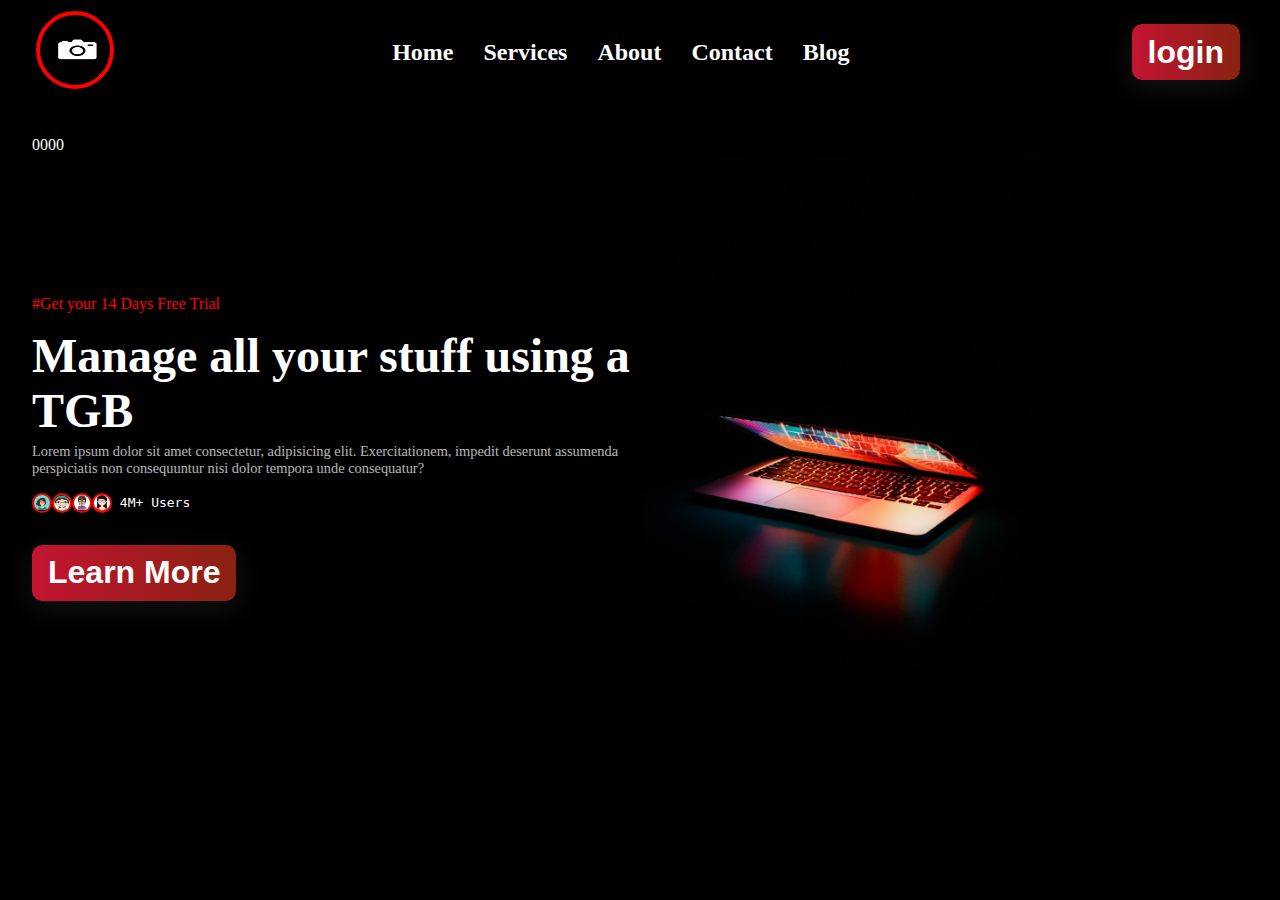
<file: index.html>
<!DOCTYPE html>
<html lang="en">
  <head>
    <meta charset="UTF-8">
    <meta name="viewport" content="width=device-width, initial-scale=1.0">
    <meta http-equiv="X-UA-Compatible" content="ie=edge">
    <title>Project1</title>
    <link rel="stylesheet" href="indexStyle.css">
  <style>
   
  </style>
  </head>
</html>
<header>
    <nav>
        <div class="logo">
            <img src="resources/cameralogo.jpg">
        </div>
        <div class ="items">
            <a href ="#"class="active">Home</a>
            <a href ="#">Services</a>
            <a href ="#">About</a>
            <a href ="#">Contact</a>
            <a href ="#">Blog</a>
        </div>
        <div class ="other">
            <button>login</button>
        </div>
    </nav>
</header>
<section id="services" class="section-group">
    <div class ="container"> 0000
        <div class="row">
            <div class="info">
            <p class="short-info">#Get your 14 Days Free Trial</p>
            <h2 class ="hero-heading">Manage all your stuff using a TGB</h2>
            <p class="hero-sub-heading">Lorem ipsum dolor sit amet consectetur, adipisicing elit. Exercitationem, impedit deserunt assumenda perspiciatis non consequuntur nisi dolor tempora unde consequatur?</p>
            <div class="users">
                <img src="resources/photo1.jfif" class="img-fluid user">
                <img src="resources/photo2.jfif"  class="img-fluid user">
                <img src="resources/photo3.png"  class="img-fluid user">
                <img src="resources/photo4.png"  class="img-fluid user">
                <pre> 4M+ Users</pre>
            </div>
            <button class="learn-more">Learn More</button>
        </div>
        <div class ="hero-image">
            <img src="resources/heroimg2.jpg" class="image-fluid">
    
        </div>
    </div>
   
    </div>
</section>
</file>
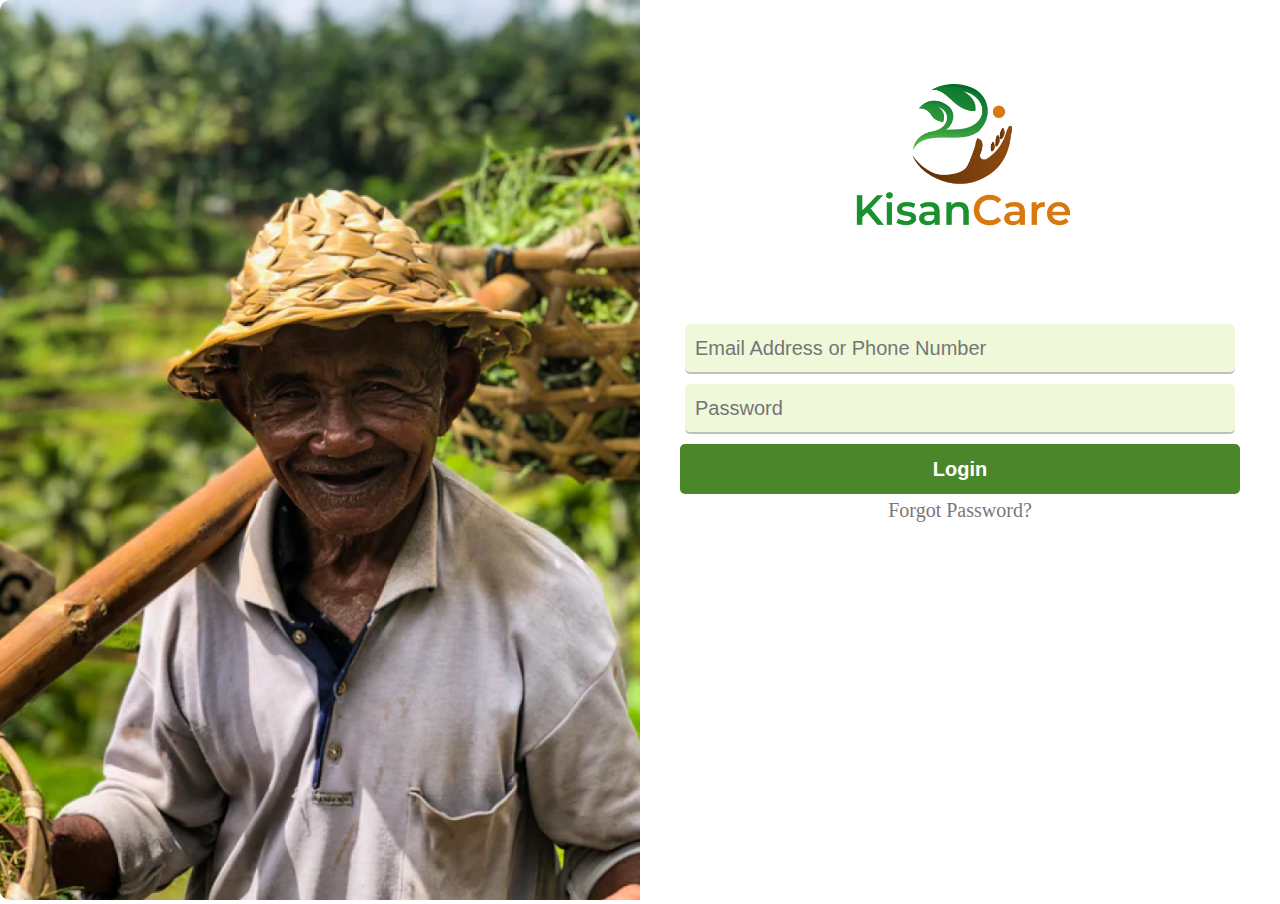
<file: Agricultureform.html>
<!DOCTYPE html>
<html lang="en">
<head>
    <meta charset="UTF-8">
    <meta http-equiv="X-UA-Compatible" content="IE=edge">
    <meta name="viewport" content="width=device-width, initial-scale=1.0">
 <link rel="stylesheet" href="agricultureformstyle.css">
    <title>cowform</title>
</head>
<body>
    <div class="container">
        <div class="left-side">
            <img src="resources/kisanheroimg.png">
        </div>
        <div class="right-side">
            <div class="logo">
                <img src="resources/kisanlogo.png">
            </div>
       <form>
                <input type="text" class="email" placeholder="Email Address or Phone Number">
                <input type="password" class="password" placeholder="Password">
                <button class="loginbutn">Login</button>
            </form>
            <a href="#" class="forgot-password">Forgot Password?</a>
        </div>
    </div>
</body>
</html>
</file>
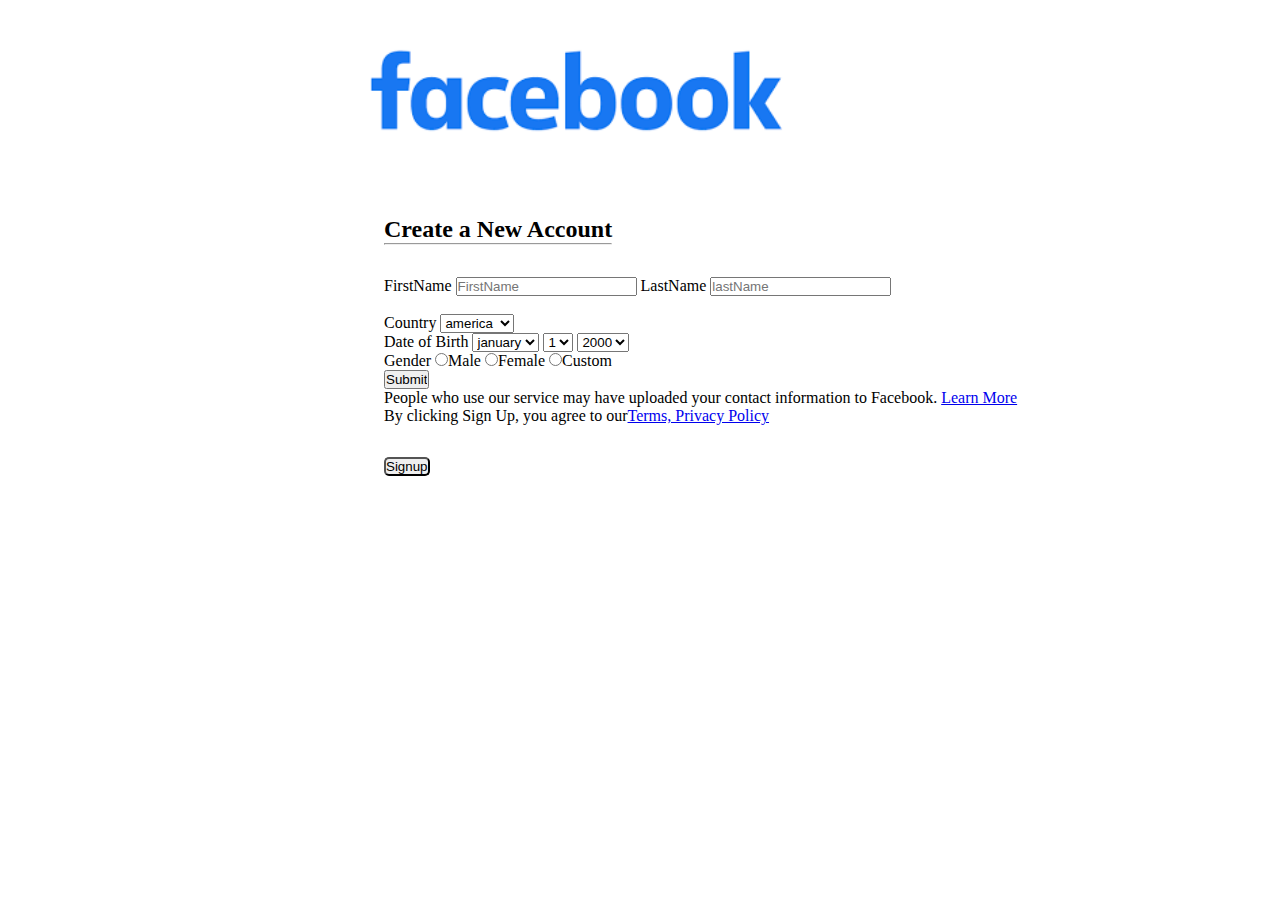
<file: facebookreg.html>
<!DOCTYPE html>
<html lang="en">
<head>
    <meta charset="UTF-8">
    <meta http-equiv="X-UA-Compatible" content="IE=edge">
    <meta name="viewport" content="width=device-width, initial-scale=1.0">
    <title>Facebook Registration</title>
    <link rel="stylesheet" href="facebookregstyle.css">
</head>

<body>
    <div class="body">
<header>
    <nav>
        <div class="logo">
            <img src="resources/facebooklogo.png">
        </div>
        <div class="items">
            <h2 class="hero-heading">Create a New Account<br><hr></h2>
            
        </div>
    </nav>
</header>

    <div class="container">
        <form>
            <label for="firstname">FirstName</label>
            <input type="text" class="firstname" placeholder="FirstName">
            <label for="Lastname">LastName</label>
            <input type="text" class="lastname" placeholder="lastName"><br><br>
            <label for="country">Country</label>
            <select id="country" name="Country">
                <option value="america">america</option>
                <option value="brazil">brazil</option>
                <option value="canada">canada</option>
                <option value="denmark">denmark</option>
                <option value="egypt">egypt</option>
                <option value="france">France</option>
                <option value="georgia">georgia</option>
                <option value="holand">holand</option>
                <option value="india">india</option>
                <option value="japan">japan</option>
                <option value="lebanon">lebanon</option>
                 <option value="malta">malta</option>
                 <option value="nepal">nepal</option>
                 <option value="oman">oman</option>
                 <option value="peru">peru</option>
                 <option value="qatar">qatar</option>
            </select>
            
            <div class="dateofnirth">
            <label for="dateofbirth">Date of Birth</label>
            <select id="month" name="dateofbirth">
                <option value="january">january</option>
                <option value="febuary">febuary</option>
                <option value="march">march</option>
                <option value="april">april</option>
                <option value="may">may</option>
                </select>
                <select id="day" name="dateofbirth">
                <option value="1">1</option>
                <option value="2">2</option>
                <option value="3">3</option>
                <option value="4">4</option>
                <option value="5">5</option>
                </select>
                <select id="year" name="dateofbirth">
                    <option value="2000">2000</option>
                    <option value="2001">2001</option>
                    <option value="2002">2002</option>
                    <option value="2003">2003</option>
                    <option value="2004">2004</option>
                    </select>
                <div class="gender">
                    <label for="gender">Gender</label>
                <input type="radio" class="gender" value="male">Male <input type="radio" class="gender" 
                value="female">Female <input type="radio" class="gender" value="custom">Custom
                </div>
            <input type="submit" class="submit" placeholder="Submit">
        </form>
    </div>
    <div class="discription">
        <p>People who use our service may have uploaded your contact information to Facebook.
            <a href="learn-more">Learn More</a>
        </p>
        <p>By clicking Sign Up, you agree to our<a href="Terms-Privacy-Policy">Terms, Privacy Policy</a></p>
    </div>
    <div class="signup">
        <button class="signup">Signup</button>
    </div>
    <div class="already-have">
        <a href="#"Already have an Account></a>
    </div>
</div>
</body>

</html>
</file>
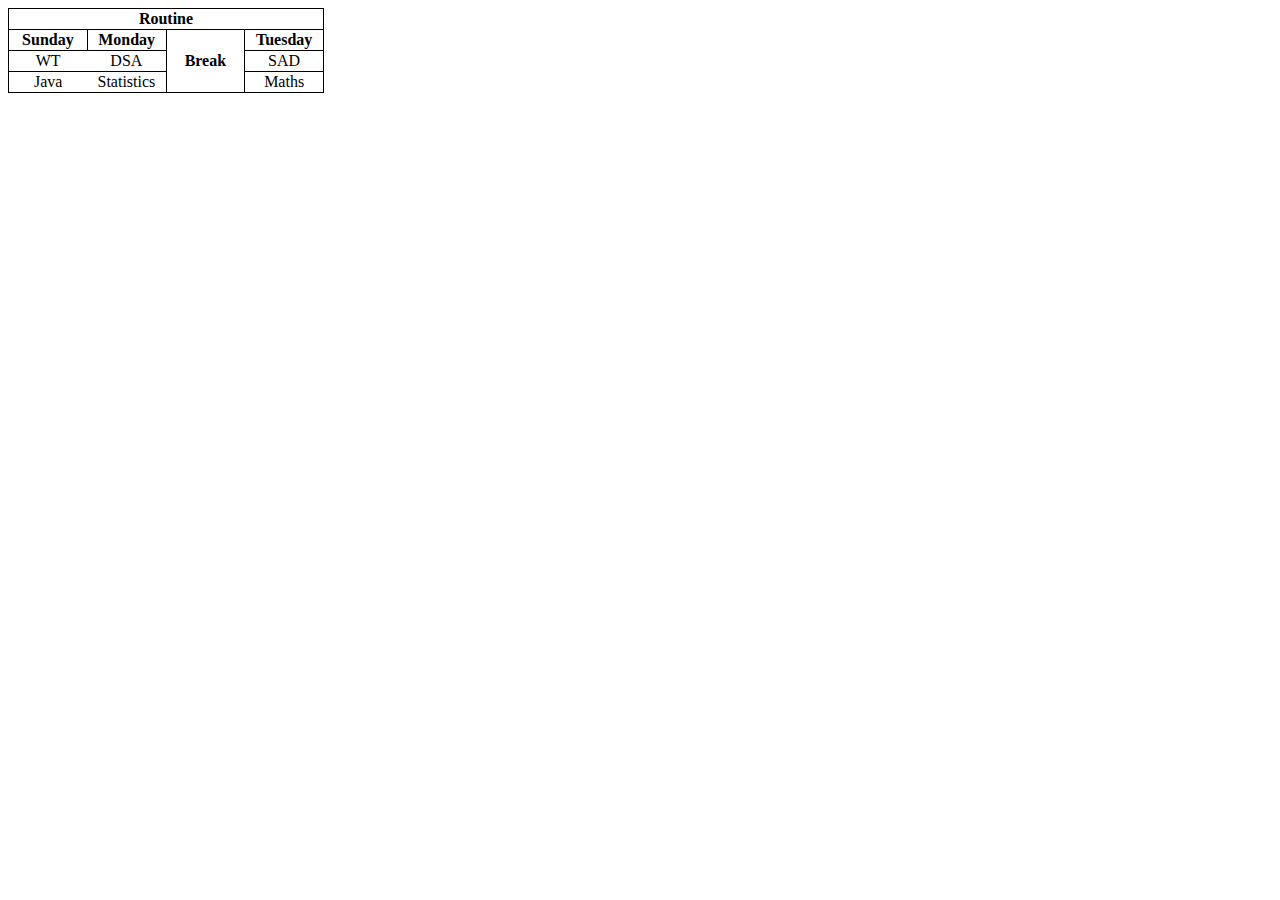
<file: table.html>
<!DOCTYPE html>
<head>
    <title>Table</title>
</head>
<style>
    table,th,tr{
        border:1px solid black;
        border-collapse: collapse;
        text-align: center;
        width: 25%;
    }
</style>
<body>
    <table>
        <tr>
            <th colspan="4">Routine</th>
        </tr>
        <tr>
            <th>Sunday</th>
            <th>Monday</th>
            <th rowspan="3">Break </th>
            <th>Tuesday</th>
        </tr>
        <tr>
            <td>WT</td>
            <td>DSA</td>
            <td>SAD</td>
        </tr>
        <tr>
            <td>Java</td>
            <td>Statistics</td>
            <td>Maths</td>
        </tr>
    </table>

</body>

</html>
</file>
<file: indexStyle.css>
* {
    margin:0px;
    padding:0px;
    box-sizing:border-box;
}
body{
    font-falimy:georgia,"Times New Roman",times,serif;
    color:white;
    background-color:black;
}
.logo img{
    width:70px;
    height:70px;
    border-radius:41px;
    outline:4px solid red;

}
nav{
    display:flex;
    justify-content:space-between;
    padding:15px 40px;
    align-items:center;
}
.items{
    display:flex;
    align-items:center;
     gap:30px; 
}
.items a{
    text-decoration:none;
    color: white;
    font-size:1.5rem;
    font-weight:bold;
}

.container{
    max-width: 90rem;
    margin: 2rem auto;
    padding: 0px 2rem;
}
.users{
    display: flex;
    align-items: center;
    margin: 1rem 0px;
}

.image-fluid{
    max-width: 100%;
    width: 400px;
}

.user{
    width: 20px;
    height: 20px;
    border-radius: 50%;
    border: 2px solid red;
}

.learn-more{
    align-self: start;
    margin-top: 3rem;
}
button{
    font-size: 2rem;
    padding: 0.6rem 1rem;
    font-weight: bold;
    color: white;
    background: linear-gradient(to right , #c31432 , #892211);
    border-radius: 10px;
    box-shadow:rgba(100,100,111,0.2) 0px 7px 29px 0px;
    cursor: pointer;
    border: none;
}

button:hover{
    background: white;
    outline: 1px solid red;
    color: red;
    border: none;
}

.row{
    display: grid;
    grid-template-columns: 1fr 1fr;
    justify-content: center;
    align-items: center;
}

.info{
    display: flex;
    flex-direction: column;
}

.short-info{
    color: red;
    font-size: 1rem;
    margin-bottom: 0.9rem;
}

.hero-heading{
    font-size: 3rem;
    margin-bottom: 0.3rem;
}

.hero-sub-heading{
    font-size: 0.9rem;
    opacity: 0.7;
}

.items a:hover{
    color: red;
}

/* .row{
    grid-template-columns: 1fr;
} */

.learn-more{
    align-self: start;
    margin: 1rem 0px;
}
</file>
<file: agricultureformstyle.css>
* {
    margin: 0px;
    padding: 0px;
    box-sizing: border-box;
   }
   .container{
    background: #fff;
    height: 100vh;
    width: 100vw;
    display: flex;
    border-radius:10px;
   }
   .left-side{
    width:50vw;
   }
.left-side img{
    height: 100vh;
    width:100%;
    border-radius:10px 0px 0px 10px;
}
.right-side{
    padding: 40px 40px;
    text-align: center;
    width: 50%;
}
.right-side img{
    width: 40%;
}
.right-side form{
    display:flex;
    flex-direction: column;
    margin-top:10%;
}
.right-side input{
    height:50px;
    background-color: rgb(240, 248, 218);
    margin:5px;
    border: none;
    border-bottom: 2px solid #c0bebe;
    border-radius: 5px;
    outline:none;
    padding:10px;
    font-size: 20px;
}
.right-side button{
    height: 50px;
    background: rgb(76, 134, 42);
    margin-top: 5px;
    border-radius:5px;
    color: white;
    font-weight: bold;
    font-size:20px;
    cursor:pointer;
    border: none;
    margin-bottom: 5px;
}
.right-side button:hover{
    background-color: rgb(95, 189, 52);
}
.right-side button:focus{
    border:none;
}
a {
    color:#7c7777;
   margin-top: 5px;
    text-decoration: none;
    font-size: 20px;
}
</file>
<file: facebookregstyle.css>
* {
    margin: 0px;
    padding: 0px;
    box-sizing: border-box;
   }
   .body{
    background-color: white;
   }
   .logo img{
    width: 40%;
    align-self: center;
    justify-content: center;
    margin-left: 25%;
   }

   .items{
    display:flex;
    align-items:center;
    gap:30px; 
    margin: 2rem auto;
   }
   .container{
    background:white;
    display: flex;
    flex-direction: column;
    margin-left: 30%;
    justify-content: center;

   }
   .items{
    margin-left: 30%;
   }
   .signup{
    /* font-size: 1rem;
    padding: 0.2rem 0px ;
    margin: 1rem 0px;
    font-weight: bold;
    color: white;
    background: linear-gradient(to right , #16c516 , #0fc963);
    border-radius: 5px;
    cursor: pointer;
    border: none;
    border-radius: 5px;
    margin-top: 8px;
    margin-bottom: 5px; */
    align-self: start;
    margin: 1rem 0px;
    border-radius: 5px;
    
   }
</file>
